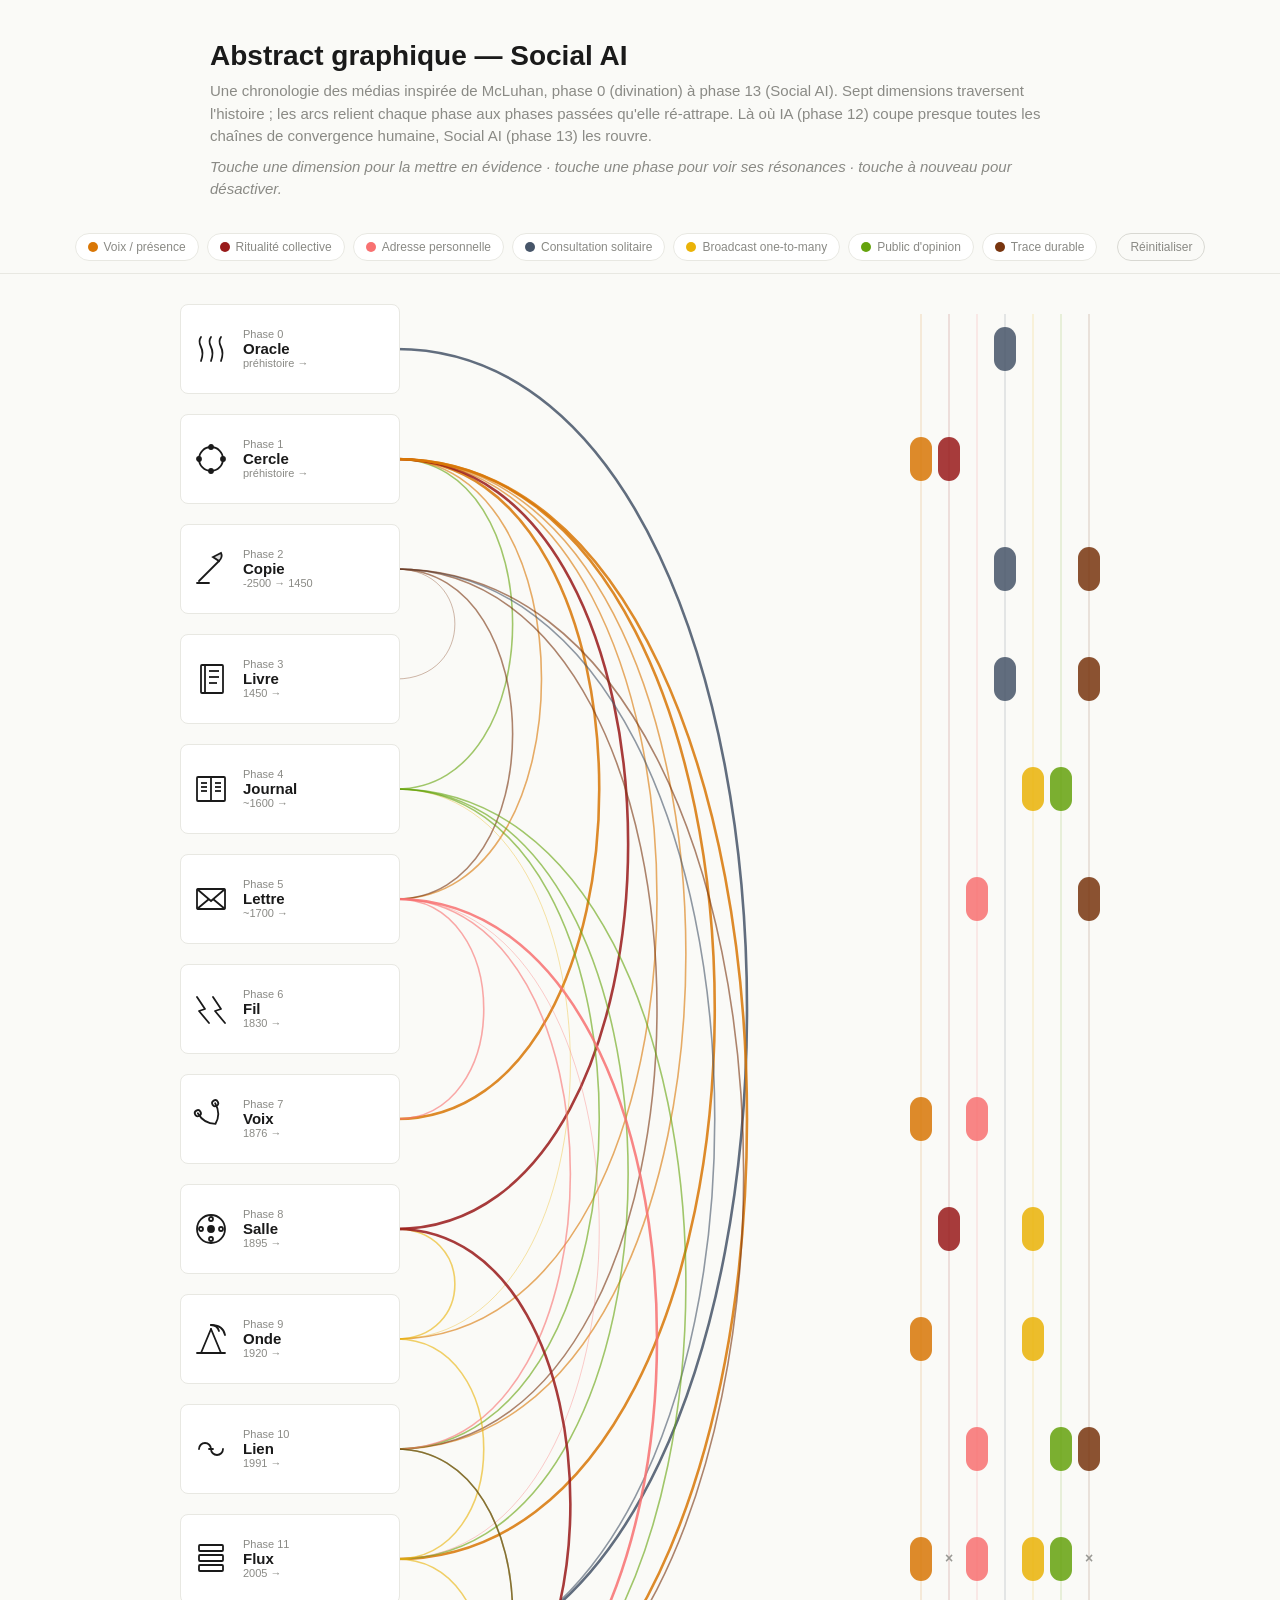
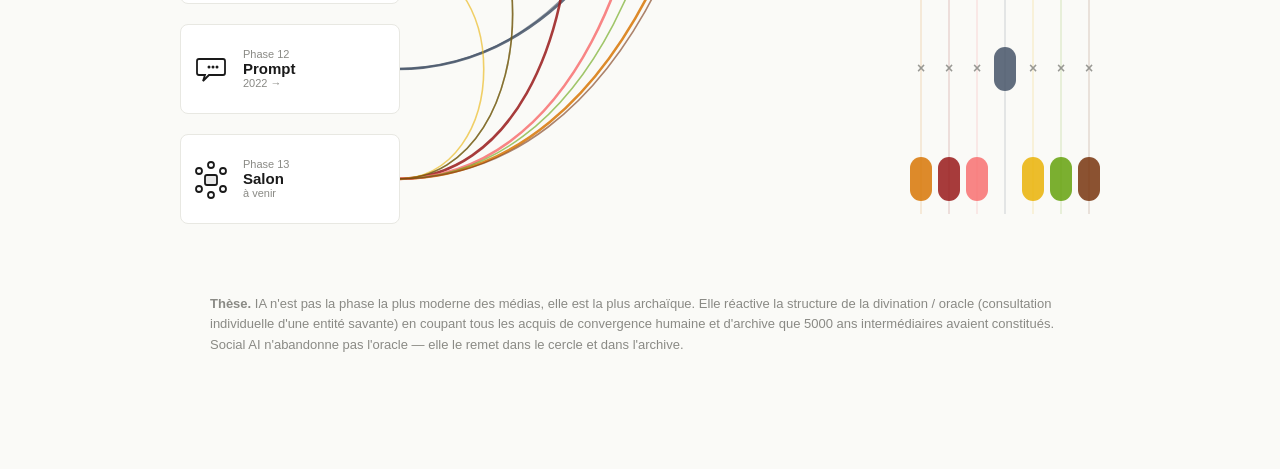
<file: docs/graphic-abstract.html>
<!DOCTYPE html>
<html lang="fr">
<head>
<meta charset="utf-8">
<meta name="viewport" content="width=device-width, initial-scale=1">
<title>Abstract graphique — Social AI</title>
<style>
  :root {
    --bg: #fafaf7;
    --ink: #1a1a1a;
    --muted: #8a8a85;
    --faint: #d8d8d2;
    --card-bg: #ffffff;
    --card-border: #e8e8e2;

    --c-presence: #D97706;    /* ambre */
    --c-ritualite: #991B1B;   /* rouge profond */
    --c-adresse: #F87171;     /* rose corail */
    --c-consultation: #475569;/* bleu ardoise */
    --c-broadcast: #EAB308;   /* jaune-or */
    --c-public: #65A30D;      /* vert olive */
    --c-trace: #78350F;       /* brun sépia */
  }
  * { box-sizing: border-box; }
  html, body { margin: 0; padding: 0; background: var(--bg); color: var(--ink); font-family: -apple-system, BlinkMacSystemFont, "Segoe UI", Helvetica, Arial, sans-serif; }
  header.intro { max-width: 900px; margin: 40px auto 20px; padding: 0 20px; }
  header.intro h1 { font-size: 28px; margin: 0 0 8px; }
  header.intro p { font-size: 15px; color: var(--muted); line-height: 1.5; margin: 8px 0; }

  .legend {
    position: sticky; top: 0; z-index: 10;
    background: rgba(250, 250, 247, 0.95);
    backdrop-filter: blur(6px);
    border-bottom: 1px solid var(--card-border);
    padding: 12px 20px;
    display: flex; flex-wrap: wrap; gap: 8px; justify-content: center;
  }
  .pill {
    display: inline-flex; align-items: center; gap: 6px;
    padding: 6px 12px; border-radius: 999px;
    font-size: 12px; cursor: pointer; user-select: none;
    background: var(--card-bg); border: 1px solid var(--card-border);
    color: var(--muted); transition: all 0.15s;
  }
  .pill .swatch { width: 10px; height: 10px; border-radius: 50%; background: var(--sw); }
  .pill.active { color: var(--ink); border-color: var(--sw); background: color-mix(in srgb, var(--sw) 8%, var(--card-bg)); }
  .pill:hover { transform: translateY(-1px); }
  .legend-controls { display: flex; gap: 8px; align-items: center; margin-left: 12px; }
  .reset-btn {
    padding: 6px 12px; border-radius: 999px; font-size: 12px; cursor: pointer;
    background: transparent; border: 1px solid var(--faint); color: var(--muted);
  }
  .reset-btn:hover { color: var(--ink); border-color: var(--ink); }

  .chart {
    position: relative;
    max-width: 1000px;
    margin: 0 auto;
    padding: 20px;
  }
  .chart-inner {
    position: relative;
    height: calc(14 * 110px);
  }
  .canvas {
    position: absolute; inset: 0;
    width: 100%; height: 100%;
    pointer-events: none;
  }
  .canvas .interactive { pointer-events: auto; }

  .phase {
    position: absolute; left: 0; width: 220px;
    height: 90px;
    display: flex; align-items: center; gap: 12px;
    padding: 8px 10px;
    background: var(--card-bg);
    border: 1px solid var(--card-border);
    border-radius: 8px;
    cursor: pointer;
    transition: all 0.15s;
    z-index: 2;
  }
  .phase:hover { border-color: var(--ink); }
  .phase.selected { border-color: var(--ink); box-shadow: 0 0 0 2px var(--ink); }
  .phase .icon { width: 40px; height: 40px; flex: 0 0 40px; color: var(--ink); }
  .phase .txt { display: flex; flex-direction: column; }
  .phase .n { font-size: 11px; color: var(--muted); }
  .phase .key { font-size: 15px; font-weight: 600; }
  .phase .dates { font-size: 11px; color: var(--muted); }

  .arc, .ribbon-segment, .ribbon-baseline { transition: opacity 0.2s; }
  .dim.faded { opacity: 0.08; }
  .dim.highlight { opacity: 1; }
  .dim.default { opacity: 0.85; }
  .ribbon-baseline.default { opacity: 0.12; }
  .ribbon-baseline.faded { opacity: 0.05; }
  .ribbon-baseline.highlight { opacity: 0.3; }

  .cut-mark {
    fill: var(--muted);
    font-size: 14px;
    font-weight: bold;
    text-anchor: middle;
    dominant-baseline: middle;
    opacity: 0.5;
  }

  footer { max-width: 900px; margin: 40px auto; padding: 0 20px 60px; color: var(--muted); font-size: 13px; line-height: 1.6; }

  @media (max-width: 720px) {
    .chart { padding: 10px; }
    .phase { width: 160px; height: 74px; padding: 6px; }
    .phase .icon { width: 32px; height: 32px; flex: 0 0 32px; }
    .phase .key { font-size: 13px; }
    header.intro h1 { font-size: 22px; }
    .legend { padding: 8px 10px; }
    .pill { font-size: 11px; padding: 5px 10px; }
  }
</style>
</head>
<body>

<header class="intro">
  <h1>Abstract graphique — Social AI</h1>
  <p>Une chronologie des médias inspirée de McLuhan, phase 0 (divination) à phase 13 (Social AI). Sept dimensions traversent l'histoire ; les arcs relient chaque phase aux phases passées qu'elle ré-attrape. Là où IA (phase 12) coupe presque toutes les chaînes de convergence humaine, Social AI (phase 13) les rouvre.</p>
  <p><em>Touche une dimension pour la mettre en évidence · touche une phase pour voir ses résonances · touche à nouveau pour désactiver.</em></p>
</header>

<div class="legend" id="legend"></div>

<div class="chart">
  <div class="chart-inner" id="chartInner">
    <svg class="canvas" id="canvas" preserveAspectRatio="none"></svg>
  </div>
</div>

<footer>
  <p><strong>Thèse.</strong> IA n'est pas la phase la plus moderne des médias, elle est la plus archaïque. Elle réactive la structure de la divination / oracle (consultation individuelle d'une entité savante) en coupant tous les acquis de convergence humaine et d'archive que 5000 ans intermédiaires avaient constitués. Social AI n'abandonne pas l'oracle — elle le remet dans le cercle et dans l'archive.</p>
</footer>

<script>
const PHASE_ROW = 110;
const CARD_W = 220;
const CARD_H = 90;
const CARD_MARGIN_LEFT = 20;
const RIBBON_W = 22;
const RIBBON_GAP = 6;
const RIBBON_MARGIN_RIGHT = 20;

const dimensions = [
  {id: 'presence',     label: 'Voix / présence',      family: 'chaude', color: '#D97706'},
  {id: 'ritualite',    label: 'Ritualité collective', family: 'chaude', color: '#991B1B'},
  {id: 'adresse',      label: 'Adresse personnelle',  family: 'chaude', color: '#F87171'},
  {id: 'consultation', label: 'Consultation solitaire', family: 'froide', color: '#475569'},
  {id: 'broadcast',    label: 'Broadcast one-to-many', family: 'froide', color: '#EAB308'},
  {id: 'public',       label: 'Public d\'opinion',    family: 'terre', color: '#65A30D'},
  {id: 'trace',        label: 'Trace durable',        family: 'terre', color: '#78350F'},
];

const phases = [
  {n:0,  key:'Oracle', dates:'préhistoire →', icon:'oracle'},
  {n:1,  key:'Cercle', dates:'préhistoire →', icon:'circle'},
  {n:2,  key:'Copie',  dates:'-2500 → 1450',  icon:'quill'},
  {n:3,  key:'Livre',  dates:'1450 →',        icon:'book'},
  {n:4,  key:'Journal',dates:'~1600 →',       icon:'news'},
  {n:5,  key:'Lettre', dates:'~1700 →',       icon:'envelope'},
  {n:6,  key:'Fil',    dates:'1830 →',        icon:'telegraph'},
  {n:7,  key:'Voix',   dates:'1876 →',        icon:'phone'},
  {n:8,  key:'Salle',  dates:'1895 →',        icon:'reel'},
  {n:9,  key:'Onde',   dates:'1920 →',        icon:'antenna'},
  {n:10, key:'Lien',   dates:'1991 →',        icon:'link'},
  {n:11, key:'Flux',   dates:'2005 →',        icon:'feed'},
  {n:12, key:'Prompt', dates:'2022 →',        icon:'bubble'},
  {n:13, key:'Salon',  dates:'à venir',       icon:'salon'},
];

// Dimension activity: which phases each dimension is active at
const activity = {
  presence:     [1, 7, 9, 11, 13],
  ritualite:    [1, 8, 13],
  adresse:      [5, 7, 10, 11, 13],
  consultation: [0, 2, 3, 12],
  broadcast:    [4, 8, 9, 11, 13],
  public:       [4, 10, 11, 13],
  trace:        [2, 3, 5, 10, 13],
};

// Cuts to highlight explicitly (visible ✗ marks). Phase where a dimension is expected but broken.
const cuts = [
  {phase: 11, dim: 'trace'},
  {phase: 11, dim: 'ritualite'},
  {phase: 12, dim: 'presence'},
  {phase: 12, dim: 'ritualite'},
  {phase: 12, dim: 'adresse'},
  {phase: 12, dim: 'broadcast'},
  {phase: 12, dim: 'public'},
  {phase: 12, dim: 'trace'},
];

// Arcs: {from, to, dim, strength: 'strong'|'medium'|'weak', note?}
const arcs = [
  {from: 3, to: 2, dim: 'trace', strength: 'weak'},
  {from: 4, to: 1, dim: 'public', strength: 'medium'},
  {from: 5, to: 1, dim: 'presence', strength: 'medium'},
  {from: 5, to: 2, dim: 'trace', strength: 'medium'},
  {from: 7, to: 1, dim: 'presence', strength: 'strong'},
  {from: 7, to: 5, dim: 'adresse', strength: 'medium'},
  {from: 8, to: 1, dim: 'ritualite', strength: 'strong'},
  {from: 9, to: 1, dim: 'presence', strength: 'medium'},
  {from: 9, to: 8, dim: 'broadcast', strength: 'medium'},
  {from: 9, to: 4, dim: 'broadcast', strength: 'weak'},
  {from: 10, to: 1, dim: 'presence', strength: 'medium'},
  {from: 10, to: 2, dim: 'trace', strength: 'medium'},
  {from: 10, to: 4, dim: 'public', strength: 'medium'},
  {from: 10, to: 5, dim: 'adresse', strength: 'medium'},
  {from: 11, to: 1, dim: 'presence', strength: 'strong'},
  {from: 11, to: 4, dim: 'public', strength: 'medium'},
  {from: 11, to: 5, dim: 'adresse', strength: 'weak'},
  {from: 11, to: 9, dim: 'broadcast', strength: 'medium'},
  {from: 12, to: 0, dim: 'consultation', strength: 'strong'},
  {from: 12, to: 2, dim: 'consultation', strength: 'medium'},
  {from: 13, to: 1, dim: 'presence', strength: 'strong'},
  {from: 13, to: 8, dim: 'ritualite', strength: 'strong'},
  {from: 13, to: 5, dim: 'adresse', strength: 'strong'},
  {from: 13, to: 4, dim: 'public', strength: 'medium'},
  {from: 13, to: 10, dim: 'public', strength: 'medium'},
  {from: 13, to: 11, dim: 'broadcast', strength: 'medium'},
  {from: 13, to: 2, dim: 'trace', strength: 'medium'},
  {from: 13, to: 10, dim: 'trace', strength: 'medium'},
];

// Simple pictogram paths. viewBox is 0 0 40 40.
const icons = {
  oracle:    `<g fill="none" stroke="currentColor" stroke-width="1.8" stroke-linecap="round"><path d="M10 32 Q13 24 10 18 Q7 12 10 8"/><path d="M20 32 Q23 24 20 18 Q17 12 20 8"/><path d="M30 32 Q33 24 30 18 Q27 12 30 8"/></g>`,
  circle:    `<g fill="none" stroke="currentColor" stroke-width="1.8"><circle cx="20" cy="20" r="12"/><circle cx="20" cy="8" r="2" fill="currentColor"/><circle cx="32" cy="20" r="2" fill="currentColor"/><circle cx="20" cy="32" r="2" fill="currentColor"/><circle cx="8" cy="20" r="2" fill="currentColor"/></g>`,
  quill:     `<g fill="none" stroke="currentColor" stroke-width="1.8" stroke-linecap="round"><path d="M8 32 L28 12"/><path d="M28 12 Q32 8 30 4 Q26 6 22 8 L28 12 Z" fill="currentColor" fill-opacity="0.15"/><line x1="6" y1="34" x2="18" y2="34"/></g>`,
  book:      `<g fill="none" stroke="currentColor" stroke-width="1.8"><rect x="10" y="6" width="22" height="28" rx="1"/><line x1="14" y1="6" x2="14" y2="34"/><line x1="18" y1="12" x2="28" y2="12"/><line x1="18" y1="18" x2="28" y2="18"/><line x1="18" y1="24" x2="26" y2="24"/></g>`,
  news:      `<g fill="none" stroke="currentColor" stroke-width="1.8"><rect x="6" y="8" width="28" height="24" rx="1"/><line x1="20" y1="8" x2="20" y2="32"/><line x1="10" y1="14" x2="16" y2="14"/><line x1="10" y1="18" x2="16" y2="18"/><line x1="10" y1="22" x2="16" y2="22"/><line x1="24" y1="14" x2="30" y2="14"/><line x1="24" y1="18" x2="30" y2="18"/><line x1="24" y1="22" x2="30" y2="22"/></g>`,
  envelope:  `<g fill="none" stroke="currentColor" stroke-width="1.8"><rect x="6" y="10" width="28" height="20" rx="1"/><polyline points="6,10 20,22 34,10"/><path d="M6 30 L18 20 M34 30 L22 20"/></g>`,
  telegraph: `<g fill="none" stroke="currentColor" stroke-width="1.8" stroke-linecap="round" stroke-linejoin="round"><polyline points="6,8 14,20 8,22 18,34"/><polyline points="22,8 30,20 24,22 34,34"/></g>`,
  phone:     `<g fill="none" stroke="currentColor" stroke-width="1.8" stroke-linecap="round"><path d="M10 8 Q10 20 20 26 Q30 20 30 8" transform="rotate(-30 20 17)"/><circle cx="10" cy="8" r="3" transform="rotate(-30 20 17)"/><circle cx="30" cy="8" r="3" transform="rotate(-30 20 17)"/></g>`,
  reel:      `<g fill="none" stroke="currentColor" stroke-width="1.8"><circle cx="20" cy="20" r="14"/><circle cx="20" cy="20" r="3" fill="currentColor"/><circle cx="20" cy="10" r="2"/><circle cx="20" cy="30" r="2"/><circle cx="10" cy="20" r="2"/><circle cx="30" cy="20" r="2"/></g>`,
  antenna:   `<g fill="none" stroke="currentColor" stroke-width="1.8" stroke-linecap="round"><line x1="10" y1="34" x2="20" y2="10"/><line x1="30" y1="34" x2="20" y2="10"/><line x1="6" y1="34" x2="34" y2="34"/><path d="M20 6 Q26 6 28 12"/><path d="M20 6 Q32 6 34 16"/></g>`,
  link:      `<g fill="none" stroke="currentColor" stroke-width="1.8" stroke-linecap="round"><path d="M8 20 A 6 6 0 0 1 20 20 L 22 20"/><path d="M32 20 A 6 6 0 0 1 20 20 L 18 20"/></g>`,
  feed:      `<g fill="none" stroke="currentColor" stroke-width="1.8"><rect x="8" y="6" width="24" height="6" rx="1"/><rect x="8" y="16" width="24" height="6" rx="1"/><rect x="8" y="26" width="24" height="6" rx="1"/></g>`,
  bubble:    `<g fill="none" stroke="currentColor" stroke-width="1.8" stroke-linecap="round"><path d="M8 10 L32 10 Q34 10 34 12 L34 24 Q34 26 32 26 L18 26 L12 32 L14 26 L8 26 Q6 26 6 24 L6 12 Q6 10 8 10 Z"/><line x1="18" y1="18" x2="18" y2="18" stroke-width="3"/><line x1="22" y1="18" x2="22" y2="18" stroke-width="3"/><line x1="26" y1="18" x2="26" y2="18" stroke-width="3"/></g>`,
  salon:     `<g fill="none" stroke="currentColor" stroke-width="1.8"><rect x="14" y="16" width="12" height="10" rx="2" fill="currentColor" fill-opacity="0.1"/><circle cx="8" cy="12" r="3"/><circle cx="32" cy="12" r="3"/><circle cx="8" cy="30" r="3"/><circle cx="32" cy="30" r="3"/><circle cx="20" cy="6" r="3"/><circle cx="20" cy="36" r="3"/></g>`,
};

// State
const state = {
  activeDims: new Set(),
  selectedPhase: null,
};

// Positions
function phaseY(n) { return n * PHASE_ROW + PHASE_ROW / 2; }
function cardY(n) { return phaseY(n) - CARD_H / 2; }

// Layout helper
function chartWidth() {
  return document.getElementById('chartInner').clientWidth;
}
function ribbonX(dimId) {
  const idx = dimensions.findIndex(d => d.id === dimId);
  const w = chartWidth();
  const totalRibbons = dimensions.length * RIBBON_W + (dimensions.length - 1) * RIBBON_GAP;
  const rightEdge = w - RIBBON_MARGIN_RIGHT;
  const leftEdge = rightEdge - totalRibbons;
  return leftEdge + idx * (RIBBON_W + RIBBON_GAP) + RIBBON_W / 2;
}
function arcStartX() { return CARD_MARGIN_LEFT + CARD_W - 4; }
function arcEndX() { return arcStartX(); }
function arcBulgeX(dyAbs) {
  // Bulge proportional to vertical distance, capped by chart width
  const w = chartWidth();
  const availableRight = w - RIBBON_MARGIN_RIGHT - dimensions.length * (RIBBON_W + RIBBON_GAP) - 40;
  const startX = arcStartX();
  const maxBulge = availableRight - startX;
  return startX + Math.min(maxBulge, 40 + dyAbs * 0.35);
}

// Render legend
function renderLegend() {
  const legend = document.getElementById('legend');
  legend.innerHTML = '';
  dimensions.forEach(d => {
    const pill = document.createElement('div');
    pill.className = 'pill';
    pill.style.setProperty('--sw', d.color);
    pill.innerHTML = `<span class="swatch"></span>${d.label}`;
    pill.addEventListener('click', () => toggleDim(d.id));
    pill.dataset.dim = d.id;
    legend.appendChild(pill);
  });
  const controls = document.createElement('div');
  controls.className = 'legend-controls';
  const reset = document.createElement('button');
  reset.className = 'reset-btn';
  reset.textContent = 'Réinitialiser';
  reset.addEventListener('click', resetAll);
  controls.appendChild(reset);
  legend.appendChild(controls);
}

function toggleDim(id) {
  if (state.activeDims.has(id)) state.activeDims.delete(id);
  else state.activeDims.add(id);
  state.selectedPhase = null;
  applyState();
}
function togglePhase(n) {
  state.selectedPhase = (state.selectedPhase === n) ? null : n;
  state.activeDims.clear();
  applyState();
}
function resetAll() {
  state.activeDims.clear();
  state.selectedPhase = null;
  applyState();
}

// Render phase cards
function renderCards() {
  const inner = document.getElementById('chartInner');
  phases.forEach(p => {
    const el = document.createElement('div');
    el.className = 'phase';
    el.style.top = cardY(p.n) + 'px';
    el.style.left = CARD_MARGIN_LEFT + 'px';
    el.dataset.n = p.n;
    el.innerHTML = `
      <svg class="icon" viewBox="0 0 40 40">${icons[p.icon] || ''}</svg>
      <div class="txt">
        <span class="n">Phase ${p.n}</span>
        <span class="key">${p.key}</span>
        <span class="dates">${p.dates}</span>
      </div>`;
    el.addEventListener('click', () => togglePhase(p.n));
    inner.appendChild(el);
  });
}

// Render SVG (ribbons + arcs)
function renderCanvas() {
  const canvas = document.getElementById('canvas');
  const w = canvas.clientWidth;
  const h = canvas.clientHeight;
  canvas.setAttribute('viewBox', `0 0 ${w} ${h}`);
  canvas.innerHTML = '';

  // Ribbon baselines (full-height thin gray lines)
  const baselines = document.createElementNS('http://www.w3.org/2000/svg', 'g');
  baselines.setAttribute('class', 'ribbons-baselines');
  dimensions.forEach(d => {
    const x = ribbonX(d.id);
    const line = document.createElementNS('http://www.w3.org/2000/svg', 'line');
    line.setAttribute('x1', x);
    line.setAttribute('x2', x);
    line.setAttribute('y1', 20);
    line.setAttribute('y2', h - 20);
    line.setAttribute('stroke', d.color);
    line.setAttribute('stroke-width', 2);
    line.setAttribute('class', 'ribbon-baseline default');
    line.dataset.dim = d.id;
    baselines.appendChild(line);
  });
  canvas.appendChild(baselines);

  // Ribbon active nodes (colored beads)
  const nodes = document.createElementNS('http://www.w3.org/2000/svg', 'g');
  nodes.setAttribute('class', 'ribbons-nodes');
  Object.entries(activity).forEach(([dimId, phaseList]) => {
    const dim = dimensions.find(d => d.id === dimId);
    const x = ribbonX(dimId);
    phaseList.forEach(n => {
      const bead = document.createElementNS('http://www.w3.org/2000/svg', 'rect');
      bead.setAttribute('x', x - RIBBON_W / 2);
      bead.setAttribute('y', phaseY(n) - 22);
      bead.setAttribute('width', RIBBON_W);
      bead.setAttribute('height', 44);
      bead.setAttribute('rx', RIBBON_W / 2);
      bead.setAttribute('fill', dim.color);
      bead.setAttribute('class', 'ribbon-segment dim default');
      bead.dataset.dim = dimId;
      bead.dataset.phase = n;
      nodes.appendChild(bead);
    });
  });
  canvas.appendChild(nodes);

  // Cut marks
  const cutsG = document.createElementNS('http://www.w3.org/2000/svg', 'g');
  cutsG.setAttribute('class', 'cuts');
  cuts.forEach(c => {
    const x = ribbonX(c.dim);
    const t = document.createElementNS('http://www.w3.org/2000/svg', 'text');
    t.setAttribute('x', x);
    t.setAttribute('y', phaseY(c.phase));
    t.setAttribute('class', 'cut-mark dim default');
    t.dataset.dim = c.dim;
    t.dataset.phase = c.phase;
    t.textContent = '×';
    cutsG.appendChild(t);
  });
  canvas.appendChild(cutsG);

  // Arcs
  const arcsG = document.createElementNS('http://www.w3.org/2000/svg', 'g');
  arcsG.setAttribute('class', 'arcs');
  arcs.forEach(a => {
    const dim = dimensions.find(d => d.id === a.dim);
    const yFrom = phaseY(a.from);
    const yTo = phaseY(a.to);
    const dy = Math.abs(yTo - yFrom);
    const startX = arcStartX();
    const bulge = arcBulgeX(dy);
    const midY = (yFrom + yTo) / 2;
    const path = document.createElementNS('http://www.w3.org/2000/svg', 'path');
    path.setAttribute('d', `M ${startX} ${yFrom} C ${bulge} ${yFrom}, ${bulge} ${yTo}, ${startX} ${yTo}`);
    path.setAttribute('stroke', dim.color);
    path.setAttribute('fill', 'none');
    const sw = a.strength === 'strong' ? 2.6 : a.strength === 'medium' ? 1.6 : 1;
    const op = a.strength === 'strong' ? 0.85 : a.strength === 'medium' ? 0.6 : 0.35;
    path.setAttribute('stroke-width', sw);
    path.setAttribute('style', `opacity: ${op}`);
    path.setAttribute('class', 'arc dim default');
    path.dataset.dim = a.dim;
    path.dataset.from = a.from;
    path.dataset.to = a.to;
    arcsG.appendChild(path);
  });
  canvas.appendChild(arcsG);
}

// Apply current state (filter classes)
function applyState() {
  const hasDimFilter = state.activeDims.size > 0;
  const hasPhaseFilter = state.selectedPhase !== null;

  // Pills
  document.querySelectorAll('.pill').forEach(pill => {
    pill.classList.toggle('active', state.activeDims.has(pill.dataset.dim));
  });
  // Phase cards
  document.querySelectorAll('.phase').forEach(el => {
    el.classList.toggle('selected', +el.dataset.n === state.selectedPhase);
  });

  // Arcs
  document.querySelectorAll('.arc').forEach(el => {
    let show = true;
    if (hasDimFilter) show = state.activeDims.has(el.dataset.dim);
    else if (hasPhaseFilter) show = (+el.dataset.from === state.selectedPhase) || (+el.dataset.to === state.selectedPhase);
    el.classList.toggle('faded', !show);
    el.classList.toggle('highlight', show && (hasDimFilter || hasPhaseFilter));
    el.classList.toggle('default', !hasDimFilter && !hasPhaseFilter);
  });
  // Ribbon segments
  document.querySelectorAll('.ribbon-segment').forEach(el => {
    let show = true;
    if (hasDimFilter) show = state.activeDims.has(el.dataset.dim);
    else if (hasPhaseFilter) show = (+el.dataset.phase === state.selectedPhase);
    el.classList.toggle('faded', !show);
    el.classList.toggle('highlight', show && (hasDimFilter || hasPhaseFilter));
    el.classList.toggle('default', !hasDimFilter && !hasPhaseFilter);
  });
  // Baselines
  document.querySelectorAll('.ribbon-baseline').forEach(el => {
    let show = true;
    if (hasDimFilter) show = state.activeDims.has(el.dataset.dim);
    el.classList.toggle('faded', hasDimFilter && !show);
    el.classList.toggle('highlight', hasDimFilter && show);
    el.classList.toggle('default', !hasDimFilter);
  });
  // Cuts
  document.querySelectorAll('.cut-mark').forEach(el => {
    let show = true;
    if (hasDimFilter) show = state.activeDims.has(el.dataset.dim);
    else if (hasPhaseFilter) show = (+el.dataset.phase === state.selectedPhase);
    el.classList.toggle('faded', !show);
    el.classList.toggle('highlight', show && (hasDimFilter || hasPhaseFilter));
    el.classList.toggle('default', !hasDimFilter && !hasPhaseFilter);
  });
}

function init() {
  renderLegend();
  renderCards();
  renderCanvas();
  applyState();
}

let rerenderTimer;
window.addEventListener('resize', () => {
  clearTimeout(rerenderTimer);
  rerenderTimer = setTimeout(() => { renderCanvas(); applyState(); }, 150);
});

init();
</script>
</body>
</html>
</file>
